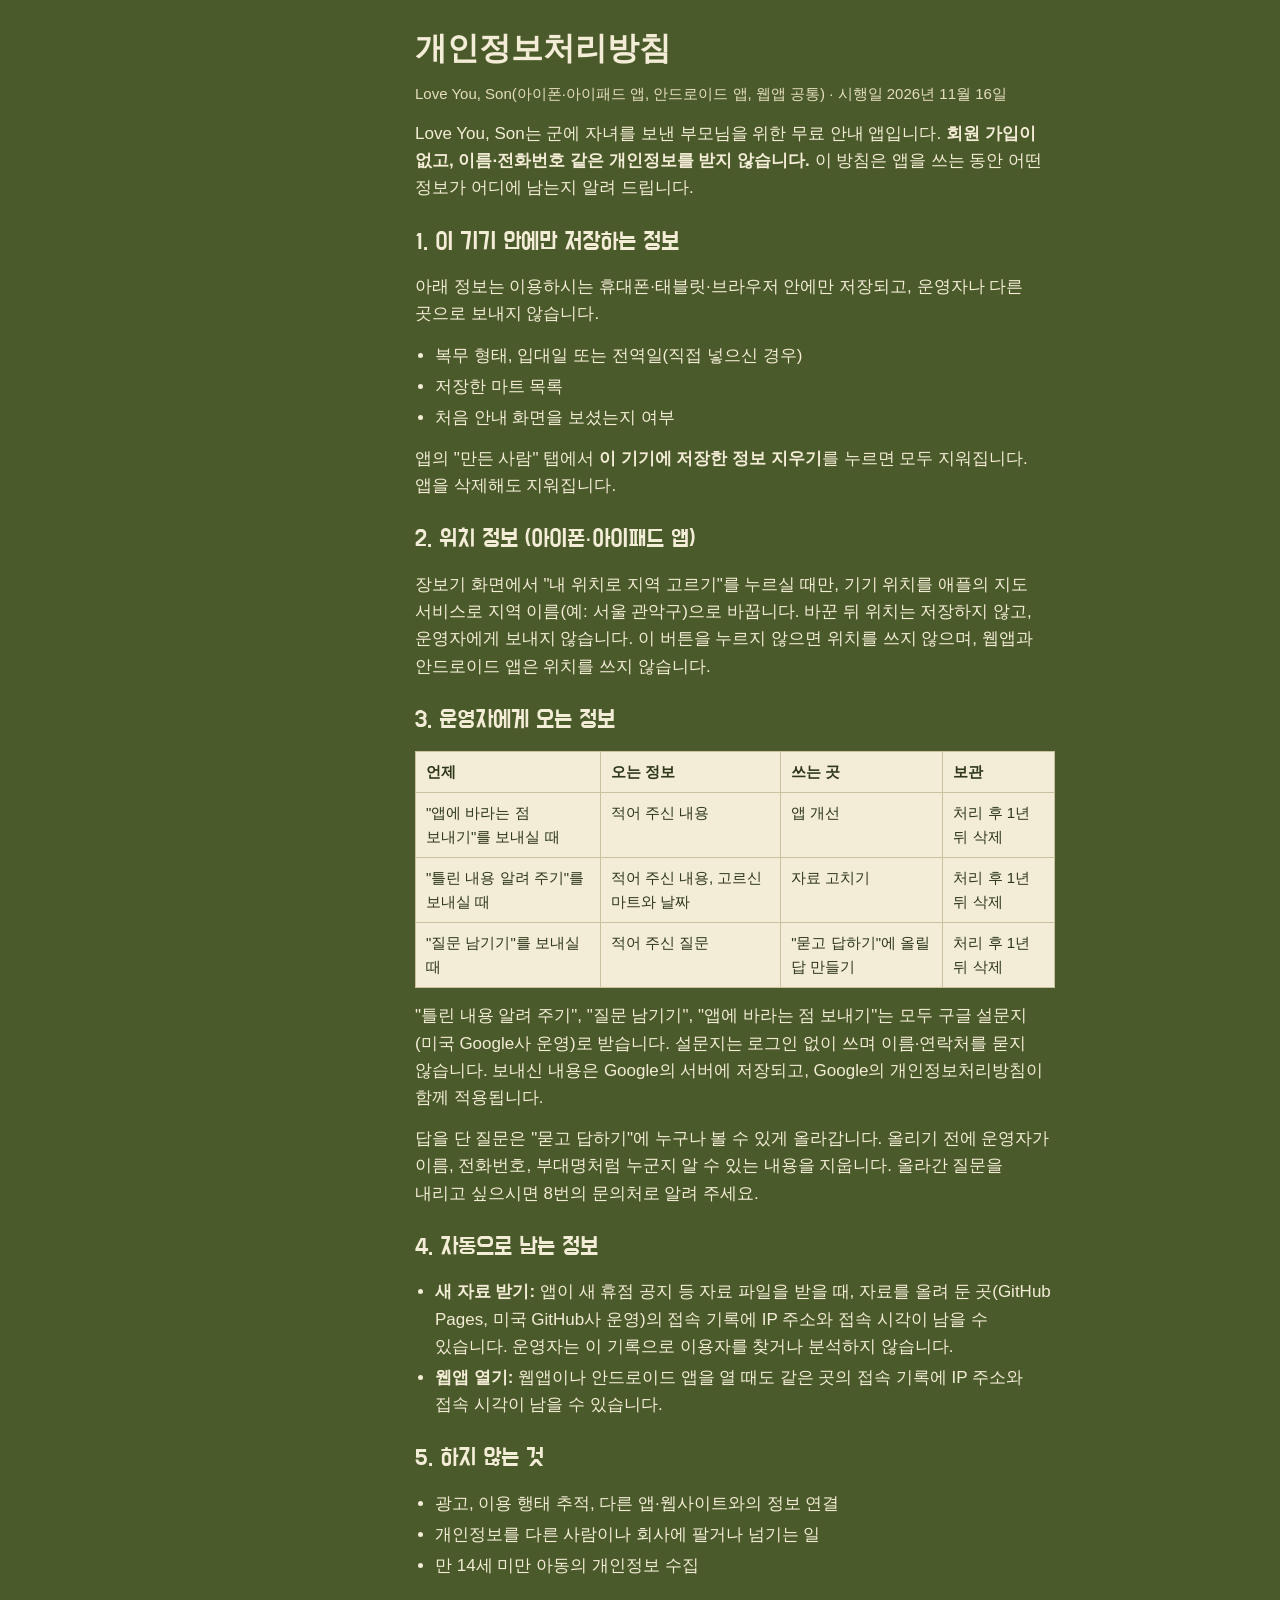
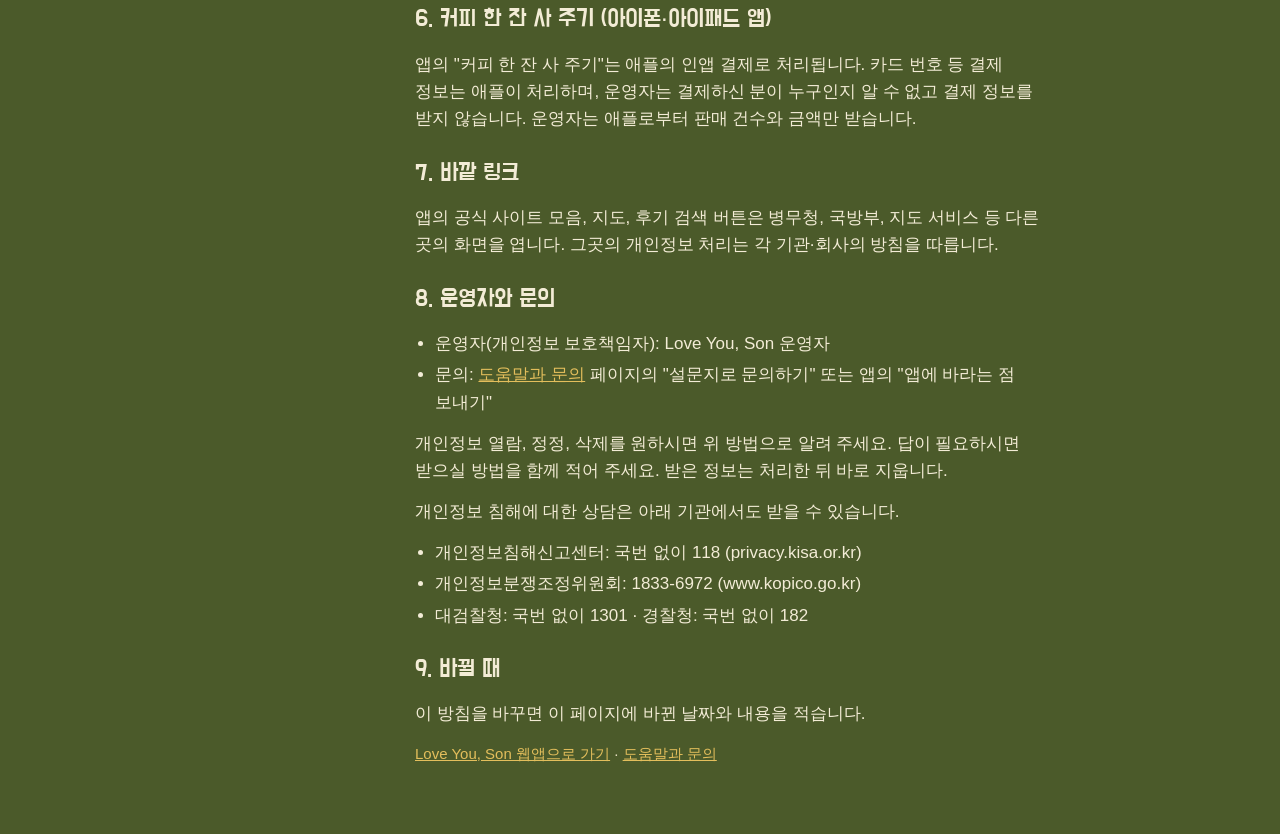
<file: privacy.html>
<!DOCTYPE html>
<html lang="ko">
<head>
<meta charset="utf-8">
<meta name="viewport" content="width=device-width, initial-scale=1">
<title>개인정보처리방침 · Love You, Son</title>
<meta name="theme-color" content="#F1F3EE">
<link rel="icon" href="icons/icon-192.png">
<link rel="stylesheet" href="style.css">
<style>
body { padding-bottom: 40px; }
.doc { max-width: 680px; margin: 0 auto; padding: 28px 20px; display: grid; gap: 14px; }
.doc h2 { font-family: var(--display); font-weight: 400; font-size: 24px; margin-top: 10px; }
.doc ul { margin: 0; padding-left: 20px; display: grid; gap: 4px; }
.doc table { border-collapse: collapse; width: 100%; font-size: 15px; background: var(--ground); }
.doc th, .doc td { border: 1px solid var(--card-line); padding: 8px 10px; text-align: left; vertical-align: top; }
.doc .meta { color: var(--muted); font-size: 15px; }
</style>
<link rel="icon" href="favicon.ico" sizes="32x32">
</head>
<body>
<main class="doc">
<h1>개인정보처리방침</h1>
<p class="meta">Love You, Son(아이폰·아이패드 앱, 안드로이드 앱, 웹앱 공통) · 시행일 2026년 11월 16일</p>

<p>Love You, Son는 군에 자녀를 보낸 부모님을 위한 무료 안내 앱입니다. <b>회원 가입이 없고, 이름·전화번호 같은 개인정보를 받지 않습니다.</b> 이 방침은 앱을 쓰는 동안 어떤 정보가 어디에 남는지 알려 드립니다.</p>

<h2>1. 이 기기 안에만 저장하는 정보</h2>
<p>아래 정보는 이용하시는 휴대폰·태블릿·브라우저 안에만 저장되고, 운영자나 다른 곳으로 보내지 않습니다.</p>
<ul>
<li>복무 형태, 입대일 또는 전역일(직접 넣으신 경우)</li>
<li>저장한 마트 목록</li>
<li>처음 안내 화면을 보셨는지 여부</li>
</ul>
<p>앱의 "만든 사람" 탭에서 <b>이 기기에 저장한 정보 지우기</b>를 누르면 모두 지워집니다. 앱을 삭제해도 지워집니다.</p>

<h2>2. 위치 정보 (아이폰·아이패드 앱)</h2>
<p>장보기 화면에서 "내 위치로 지역 고르기"를 누르실 때만, 기기 위치를 애플의 지도 서비스로 지역 이름(예: 서울 관악구)으로 바꿉니다. 바꾼 뒤 위치는 저장하지 않고, 운영자에게 보내지 않습니다. 이 버튼을 누르지 않으면 위치를 쓰지 않으며, 웹앱과 안드로이드 앱은 위치를 쓰지 않습니다.</p>

<h2>3. 운영자에게 오는 정보</h2>
<table>
<tr><th>언제</th><th>오는 정보</th><th>쓰는 곳</th><th>보관</th></tr>
<tr><td>"앱에 바라는 점 보내기"를 보내실 때</td><td>적어 주신 내용</td><td>앱 개선</td><td>처리 후 1년 뒤 삭제</td></tr>
<tr><td>"틀린 내용 알려 주기"를 보내실 때</td><td>적어 주신 내용, 고르신 마트와 날짜</td><td>자료 고치기</td><td>처리 후 1년 뒤 삭제</td></tr>
<tr><td>"질문 남기기"를 보내실 때</td><td>적어 주신 질문</td><td>"묻고 답하기"에 올릴 답 만들기</td><td>처리 후 1년 뒤 삭제</td></tr>
</table>
<p>"틀린 내용 알려 주기", "질문 남기기", "앱에 바라는 점 보내기"는 모두 구글 설문지(미국 Google사 운영)로 받습니다. 설문지는 로그인 없이 쓰며 이름·연락처를 묻지 않습니다. 보내신 내용은 Google의 서버에 저장되고, Google의 개인정보처리방침이 함께 적용됩니다.</p>
<p>답을 단 질문은 "묻고 답하기"에 누구나 볼 수 있게 올라갑니다. 올리기 전에 운영자가 이름, 전화번호, 부대명처럼 누군지 알 수 있는 내용을 지웁니다. 올라간 질문을 내리고 싶으시면 8번의 문의처로 알려 주세요.</p>


<h2>4. 자동으로 남는 정보</h2>
<ul>
<li><b>새 자료 받기:</b> 앱이 새 휴점 공지 등 자료 파일을 받을 때, 자료를 올려 둔 곳(GitHub Pages, 미국 GitHub사 운영)의 접속 기록에 IP 주소와 접속 시각이 남을 수 있습니다. 운영자는 이 기록으로 이용자를 찾거나 분석하지 않습니다.</li>
<li><b>웹앱 열기:</b> 웹앱이나 안드로이드 앱을 열 때도 같은 곳의 접속 기록에 IP 주소와 접속 시각이 남을 수 있습니다.</li>
</ul>

<h2>5. 하지 않는 것</h2>
<ul>
<li>광고, 이용 행태 추적, 다른 앱·웹사이트와의 정보 연결</li>
<li>개인정보를 다른 사람이나 회사에 팔거나 넘기는 일</li>
<li>만 14세 미만 아동의 개인정보 수집</li>
</ul>

<h2>6. 커피 한 잔 사 주기 (아이폰·아이패드 앱)</h2>
<p>앱의 "커피 한 잔 사 주기"는 애플의 인앱 결제로 처리됩니다. 카드 번호 등 결제 정보는 애플이 처리하며, 운영자는 결제하신 분이 누구인지 알 수 없고 결제 정보를 받지 않습니다. 운영자는 애플로부터 판매 건수와 금액만 받습니다.</p>

<h2>7. 바깥 링크</h2>
<p>앱의 공식 사이트 모음, 지도, 후기 검색 버튼은 병무청, 국방부, 지도 서비스 등 다른 곳의 화면을 엽니다. 그곳의 개인정보 처리는 각 기관·회사의 방침을 따릅니다.</p>

<h2>8. 운영자와 문의</h2>
<ul>
<li>운영자(개인정보 보호책임자): Love You, Son 운영자</li>
<li>문의: <a href="support.html">도움말과 문의</a> 페이지의 "설문지로 문의하기" 또는 앱의 "앱에 바라는 점 보내기"</li>
</ul>
<p>개인정보 열람, 정정, 삭제를 원하시면 위 방법으로 알려 주세요. 답이 필요하시면 받으실 방법을 함께 적어 주세요. 받은 정보는 처리한 뒤 바로 지웁니다.</p>
<p>개인정보 침해에 대한 상담은 아래 기관에서도 받을 수 있습니다.</p>
<ul>
<li>개인정보침해신고센터: 국번 없이 118 (privacy.kisa.or.kr)</li>
<li>개인정보분쟁조정위원회: 1833-6972 (www.kopico.go.kr)</li>
<li>대검찰청: 국번 없이 1301 · 경찰청: 국번 없이 182</li>
</ul>

<h2>9. 바뀔 때</h2>
<p>이 방침을 바꾸면 이 페이지에 바뀐 날짜와 내용을 적습니다.</p>

<p class="meta"><a href="./">Love You, Son 웹앱으로 가기</a> · <a href="support.html">도움말과 문의</a></p>
</main>
</body>
</html>
</file>
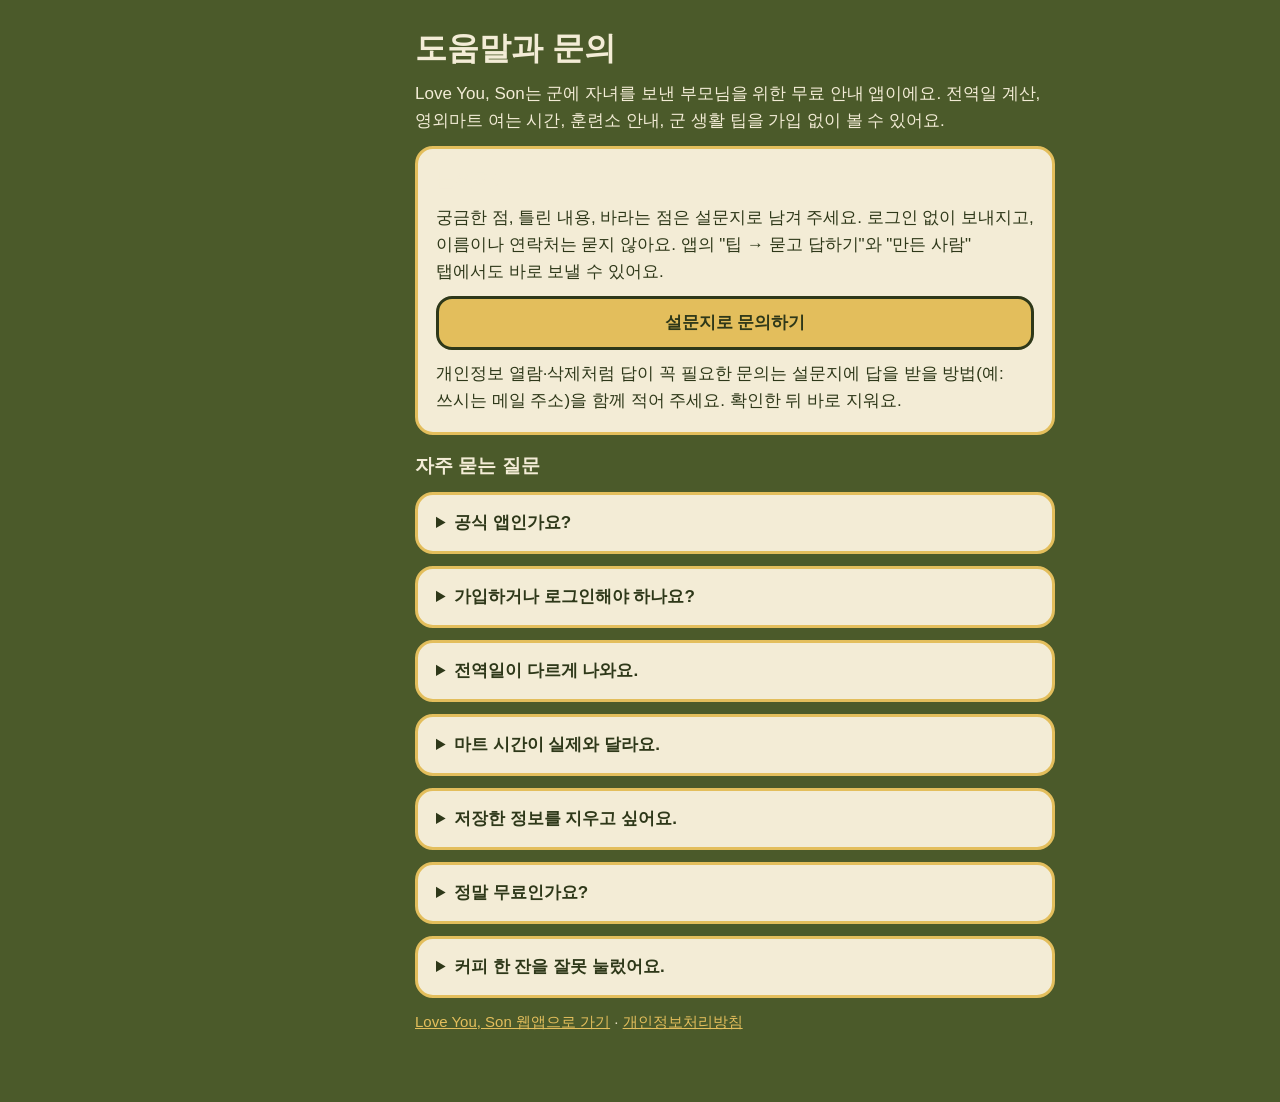
<file: support.html>
<!DOCTYPE html>
<html lang="ko">
<head>
<meta charset="utf-8">
<meta name="viewport" content="width=device-width, initial-scale=1">
<title>도움말과 문의 · Love You, Son</title>
<meta name="theme-color" content="#F1F3EE">
<link rel="icon" href="icons/icon-192.png">
<link rel="stylesheet" href="style.css">
<style>
body { padding-bottom: 40px; }
.doc { max-width: 680px; margin: 0 auto; padding: 28px 20px; display: grid; gap: 12px; }
.doc .meta { color: var(--muted); font-size: 15px; }
</style>
<link rel="icon" href="favicon.ico" sizes="32x32">
</head>
<body>
<main class="doc">
<h1>도움말과 문의</h1>
<p>Love You, Son는 군에 자녀를 보낸 부모님을 위한 무료 안내 앱이에요. 전역일 계산, 영외마트 여는 시간, 훈련소 안내, 군 생활 팁을 가입 없이 볼 수 있어요.</p>

<div class="card"><h2>문의하기</h2>
<p>궁금한 점, 틀린 내용, 바라는 점은 설문지로 남겨 주세요. 로그인 없이 보내지고, 이름이나 연락처는 묻지 않아요. 앱의 "팁 → 묻고 답하기"와 "만든 사람" 탭에서도 바로 보낼 수 있어요.</p>
<a class="btn accent" target="_blank" rel="noopener" href="https://docs.google.com/forms/d/e/1FAIpQLSc6tYNtPUkFzAeZKpKzWIbQOXNo2hFXKLG80fvkj9JiVPCCKQ/viewform">설문지로 문의하기</a>
<p>개인정보 열람·삭제처럼 답이 꼭 필요한 문의는 설문지에 답을 받을 방법(예: 쓰시는 메일 주소)을 함께 적어 주세요. 확인한 뒤 바로 지워요.</p></div>

<h2 class="section">자주 묻는 질문</h2>
<details class="tip"><summary>공식 앱인가요?</summary><p>아니에요. 아들을 군대에 보낸 한 가족이 국군복지단, 병무청, 각 군의 공개 자료를 읽고 정리한 민간 앱이에요. 마트에 가시기 전에는 마트에 전화로 확인하시는 게 가장 정확해요.</p></details>
<details class="tip"><summary>가입하거나 로그인해야 하나요?</summary><p>아니요. 입대일과 저장한 마트는 이 기기에만 저장되고, 어디로도 보내지 않아요.</p></details>
<details class="tip"><summary>전역일이 다르게 나와요.</summary><p>복무 기간은 군마다 다르고, 휴가나 징계 등으로 실제 전역일이 바뀔 수 있어요. 홈 화면의 큰 숫자를 누르면 전역일을 직접 고칠 수 있어요.</p></details>
<details class="tip"><summary>마트 시간이 실제와 달라요.</summary><p>마트는 휴점이나 시간 변경이 잦아요. 앱의 "틀린 내용 알려 주기"나 위 설문지로 알려 주시면 확인해서 고칠게요. 고친 자료는 앱을 다시 받지 않아도 자동으로 들어가요.</p></details>
<details class="tip"><summary>저장한 정보를 지우고 싶어요.</summary><p>"만든 사람" 탭 맨 아래 "이 기기에 저장한 정보 지우기"를 누르세요. 앱을 삭제해도 지워져요.</p></details>
<details class="tip"><summary>정말 무료인가요?</summary><p>네. 광고와 유료 기능이 없어요. 아이폰·아이패드 앱에는 "커피 한 잔 사 주기"가 있지만 마음을 보내는 것일 뿐이고, 보내지 않아도 모든 기능을 그대로 쓰실 수 있어요.</p></details>
<details class="tip"><summary>커피 한 잔을 잘못 눌렀어요.</summary><p>결제는 애플이 처리해요. 환불은 reportaproblem.apple.com에서 애플에 직접 요청하실 수 있어요.</p></details>

<p class="meta"><a href="./">Love You, Son 웹앱으로 가기</a> · <a href="privacy.html">개인정보처리방침</a></p>
</main>
</body>
</html>
</file>
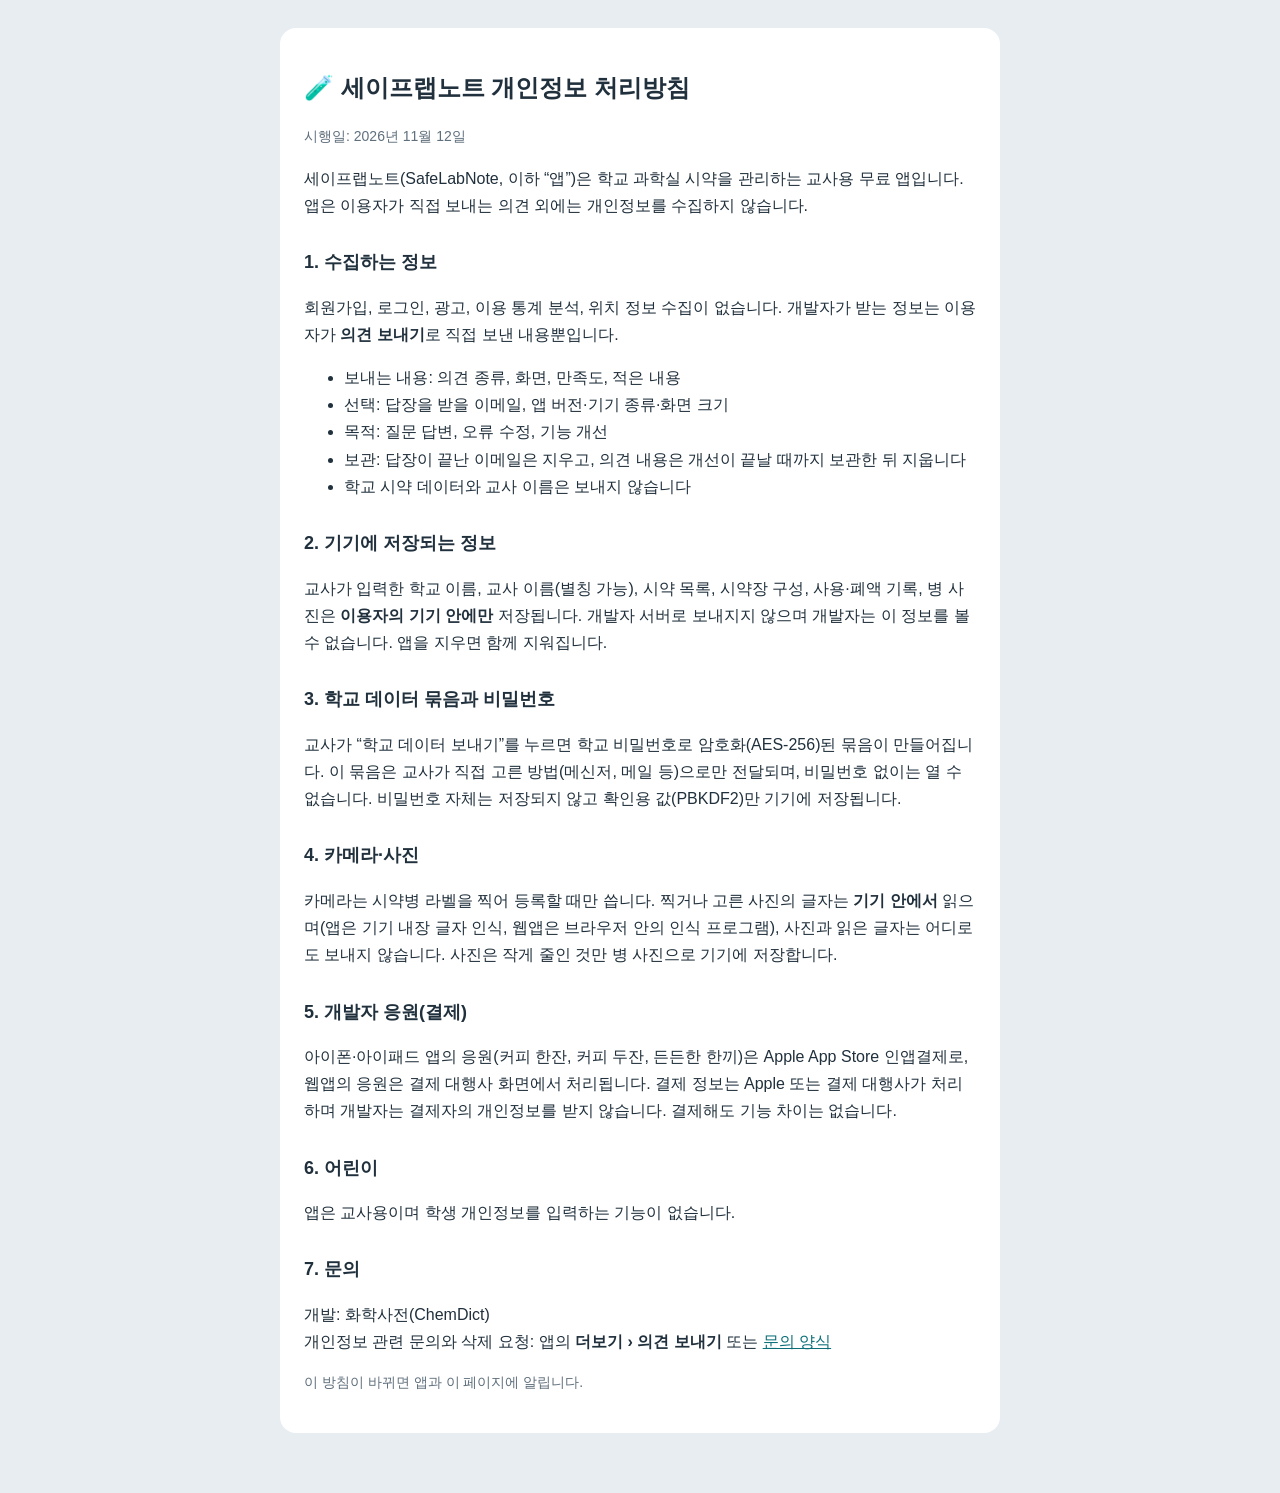
<file: sijakjang/privacy.html>
<!DOCTYPE html><html lang="ko"><head><meta charset="utf-8"><meta name="viewport" content="width=device-width, initial-scale=1"><title>세이프랩노트 개인정보 처리방침</title>
<style>body{font-family:"Gothic A1","Apple SD Gothic Neo","Noto Sans KR",sans-serif;max-width:720px;margin:0 auto;padding:28px 20px 60px;color:#20303c;background:#e8edf1;line-height:1.7}main{background:#fff;border-radius:16px;padding:24px}h1{font-size:24px}h2{font-size:18px;margin-top:28px}a{color:#0b6e78}.muted{color:#5f6f7c;font-size:14px}</style></head><body><main>
<h1>🧪 세이프랩노트 개인정보 처리방침</h1>
<p class="muted">시행일: 2026년 11월 12일</p>
<p>세이프랩노트(SafeLabNote, 이하 “앱”)은 학교 과학실 시약을 관리하는 교사용 무료 앱입니다. 앱은 이용자가 직접 보내는 의견 외에는 개인정보를 수집하지 않습니다.</p>
<h2>1. 수집하는 정보</h2>
<p>회원가입, 로그인, 광고, 이용 통계 분석, 위치 정보 수집이 없습니다. 개발자가 받는 정보는 이용자가 <b>의견 보내기</b>로 직접 보낸 내용뿐입니다.</p><ul><li>보내는 내용: 의견 종류, 화면, 만족도, 적은 내용</li><li>선택: 답장을 받을 이메일, 앱 버전·기기 종류·화면 크기</li><li>목적: 질문 답변, 오류 수정, 기능 개선</li><li>보관: 답장이 끝난 이메일은 지우고, 의견 내용은 개선이 끝날 때까지 보관한 뒤 지웁니다</li><li>학교 시약 데이터와 교사 이름은 보내지 않습니다</li></ul>
<h2>2. 기기에 저장되는 정보</h2>
<p>교사가 입력한 학교 이름, 교사 이름(별칭 가능), 시약 목록, 시약장 구성, 사용·폐액 기록, 병 사진은 <b>이용자의 기기 안에만</b> 저장됩니다. 개발자 서버로 보내지지 않으며 개발자는 이 정보를 볼 수 없습니다. 앱을 지우면 함께 지워집니다.</p>
<h2>3. 학교 데이터 묶음과 비밀번호</h2>
<p>교사가 “학교 데이터 보내기”를 누르면 학교 비밀번호로 암호화(AES-256)된 묶음이 만들어집니다. 이 묶음은 교사가 직접 고른 방법(메신저, 메일 등)으로만 전달되며, 비밀번호 없이는 열 수 없습니다. 비밀번호 자체는 저장되지 않고 확인용 값(PBKDF2)만 기기에 저장됩니다.</p>
<h2>4. 카메라·사진</h2>
<p>카메라는 시약병 라벨을 찍어 등록할 때만 씁니다. 찍거나 고른 사진의 글자는 <b>기기 안에서</b> 읽으며(앱은 기기 내장 글자 인식, 웹앱은 브라우저 안의 인식 프로그램), 사진과 읽은 글자는 어디로도 보내지 않습니다. 사진은 작게 줄인 것만 병 사진으로 기기에 저장합니다.</p>
<h2>5. 개발자 응원(결제)</h2>
<p>아이폰·아이패드 앱의 응원(커피 한잔, 커피 두잔, 든든한 한끼)은 Apple App Store 인앱결제로, 웹앱의 응원은 결제 대행사 화면에서 처리됩니다. 결제 정보는 Apple 또는 결제 대행사가 처리하며 개발자는 결제자의 개인정보를 받지 않습니다. 결제해도 기능 차이는 없습니다.</p>
<h2>6. 어린이</h2>
<p>앱은 교사용이며 학생 개인정보를 입력하는 기능이 없습니다.</p>
<h2>7. 문의</h2>
<p>개발: 화학사전(ChemDict)<br>개인정보 관련 문의와 삭제 요청: 앱의 <b>더보기 › 의견 보내기</b> 또는 <a href="support.html#feedback">문의 양식</a></p>
<p class="muted">이 방침이 바뀌면 앱과 이 페이지에 알립니다.</p>
</main></body></html>
</file>
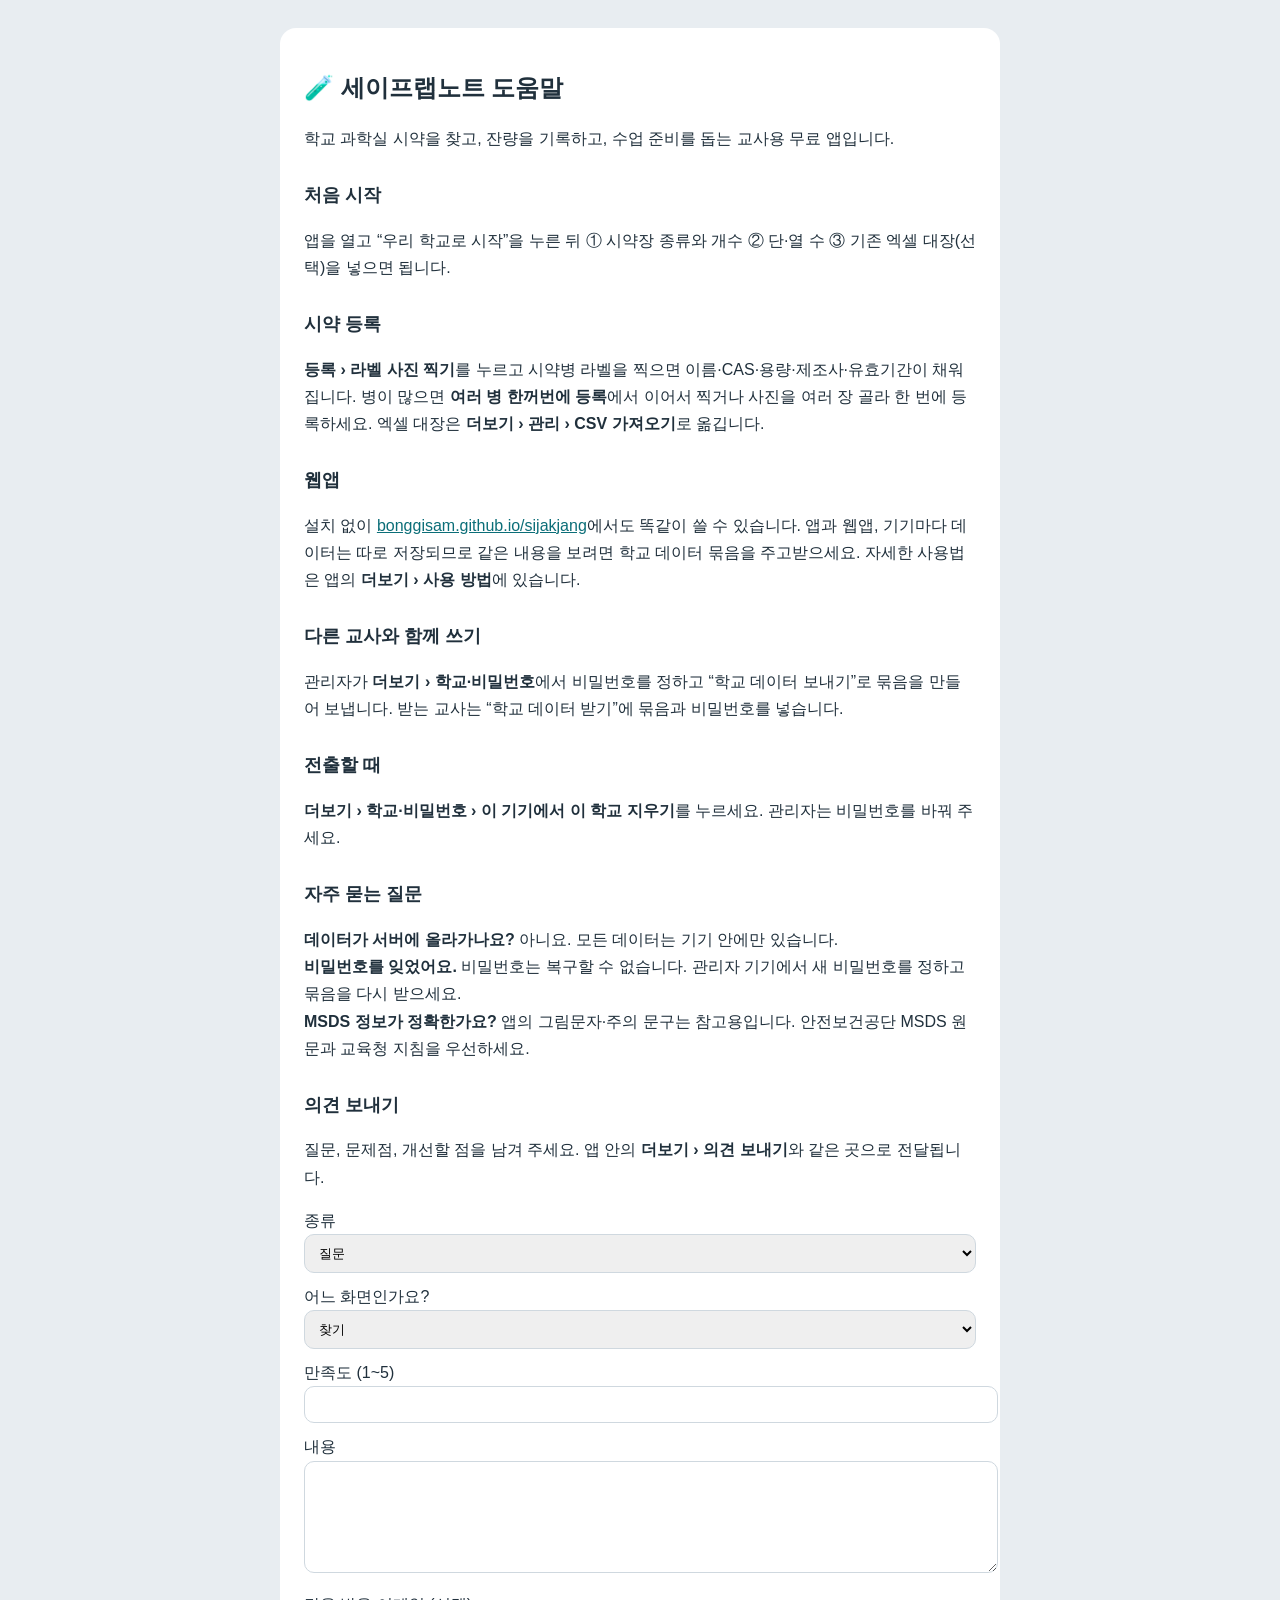
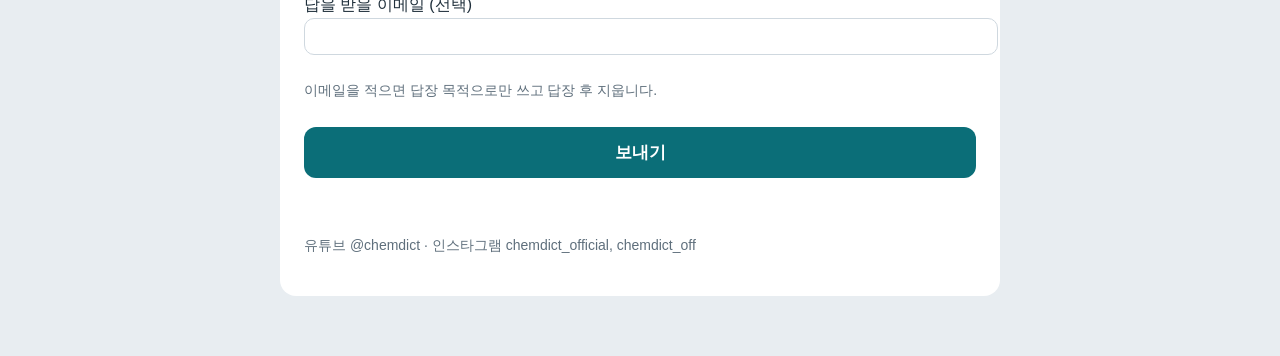
<file: sijakjang/support.html>
<!DOCTYPE html><html lang="ko"><head><meta charset="utf-8"><meta name="viewport" content="width=device-width, initial-scale=1"><title>세이프랩노트 도움말·문의</title>
<style>body{font-family:"Gothic A1","Apple SD Gothic Neo","Noto Sans KR",sans-serif;max-width:720px;margin:0 auto;padding:28px 20px 60px;color:#20303c;background:#e8edf1;line-height:1.7}main{background:#fff;border-radius:16px;padding:24px}h1{font-size:24px}h2{font-size:18px;margin-top:28px}a{color:#0b6e78}.muted{color:#5f6f7c;font-size:14px}</style></head><body><main>
<h1>🧪 세이프랩노트 도움말</h1>
<p>학교 과학실 시약을 찾고, 잔량을 기록하고, 수업 준비를 돕는 교사용 무료 앱입니다.</p>
<h2>처음 시작</h2>
<p>앱을 열고 “우리 학교로 시작”을 누른 뒤 ① 시약장 종류와 개수 ② 단·열 수 ③ 기존 엑셀 대장(선택)을 넣으면 됩니다.</p>
<h2>시약 등록</h2>
<p><b>등록 › 라벨 사진 찍기</b>를 누르고 시약병 라벨을 찍으면 이름·CAS·용량·제조사·유효기간이 채워집니다. 병이 많으면 <b>여러 병 한꺼번에 등록</b>에서 이어서 찍거나 사진을 여러 장 골라 한 번에 등록하세요. 엑셀 대장은 <b>더보기 › 관리 › CSV 가져오기</b>로 옮깁니다.</p>
<h2>웹앱</h2>
<p>설치 없이 <a href="https://bonggisam.github.io/sijakjang/">bonggisam.github.io/sijakjang</a>에서도 똑같이 쓸 수 있습니다. 앱과 웹앱, 기기마다 데이터는 따로 저장되므로 같은 내용을 보려면 학교 데이터 묶음을 주고받으세요. 자세한 사용법은 앱의 <b>더보기 › 사용 방법</b>에 있습니다.</p>
<h2>다른 교사와 함께 쓰기</h2>
<p>관리자가 <b>더보기 › 학교·비밀번호</b>에서 비밀번호를 정하고 “학교 데이터 보내기”로 묶음을 만들어 보냅니다. 받는 교사는 “학교 데이터 받기”에 묶음과 비밀번호를 넣습니다.</p>
<h2>전출할 때</h2>
<p><b>더보기 › 학교·비밀번호 › 이 기기에서 이 학교 지우기</b>를 누르세요. 관리자는 비밀번호를 바꿔 주세요.</p>
<h2>자주 묻는 질문</h2>
<p><b>데이터가 서버에 올라가나요?</b> 아니요. 모든 데이터는 기기 안에만 있습니다.<br>
<b>비밀번호를 잊었어요.</b> 비밀번호는 복구할 수 없습니다. 관리자 기기에서 새 비밀번호를 정하고 묶음을 다시 받으세요.<br>
<b>MSDS 정보가 정확한가요?</b> 앱의 그림문자·주의 문구는 참고용입니다. 안전보건공단 MSDS 원문과 교육청 지침을 우선하세요.</p>
<h2 id="feedback">의견 보내기</h2>
<p>질문, 문제점, 개선할 점을 남겨 주세요. 앱 안의 <b>더보기 › 의견 보내기</b>와 같은 곳으로 전달됩니다.</p>
<form id="fb" style="display:grid;gap:10px">
<label>종류<br><select name="type" style="width:100%;padding:10px;border-radius:10px;border:1px solid #cfd8df"><option>질문</option><option>문제점·오류</option><option>개선 제안</option><option>좋았던 점</option></select></label>
<label>어느 화면인가요?<br><select name="screen" style="width:100%;padding:10px;border-radius:10px;border:1px solid #cfd8df"><option>찾기</option><option>시약장</option><option>등록</option><option>썼어요·잔량</option><option>수업 준비</option><option>실험별 시약</option><option>구매·폐액·실사</option><option>학교·비밀번호·데이터 받기</option><option>디자인</option><option>커피 한잔</option><option>처음 설정</option><option>기타</option></select></label>
<label>만족도 (1~5)<br><input name="rating" type="number" min="1" max="5" style="width:100%;padding:10px;border-radius:10px;border:1px solid #cfd8df"></label>
<label>내용<br><textarea name="text" required minlength="5" maxlength="2000" rows="6" style="width:100%;padding:10px;border-radius:10px;border:1px solid #cfd8df"></textarea></label>
<label>답을 받을 이메일 (선택)<br><input name="email" type="email" style="width:100%;padding:10px;border-radius:10px;border:1px solid #cfd8df"></label>
<input name="hp" tabindex="-1" autocomplete="off" style="position:absolute;left:-9999px" aria-hidden="true">
<p class="muted">이메일을 적으면 답장 목적으로만 쓰고 답장 후 지웁니다.</p>
<button style="padding:14px;border:0;border-radius:12px;background:#0b6e78;color:#fff;font-size:17px;font-weight:700;cursor:pointer">보내기</button>
<p id="fbMsg" role="status"></p>
</form>
<script>
/* 앱의 FEEDBACK.endpoint 와 같은 Apps Script 웹 앱 주소를 넣으세요 */
const ENDPOINT='https://script.google.com/macros/s/AKfycbxEvRaPYg9jmCcsZRK5Cwh4nUOJZvOnql4U75IQ46tZnSstmvlWoT3S02mjhyHxT-2q/exec';
document.getElementById('fb').onsubmit=async e=>{e.preventDefault();const f=e.target,m=document.getElementById('fbMsg');if(f.hp.value)return;
  if(!ENDPOINT){m.textContent='지금은 의견 받기를 준비하고 있습니다. 앱의 의견 보내기를 이용해 주세요.';return}
  const p={type:f.type.value,screen:f.screen.value,rating:f.rating.value,text:f.text.value.trim(),email:f.email.value.trim(),version:'web-support',platform:'web',device:'',design:'',role:''};
  try{await fetch(ENDPOINT,{method:'POST',mode:'no-cors',headers:{'Content-Type':'text/plain;charset=utf-8'},body:JSON.stringify(p)});f.reset();m.textContent='보냈습니다. 고맙습니다!'}catch(err){m.textContent='보내지 못했습니다. 인터넷 연결을 확인하고 다시 눌러 주세요.'}};
</script>
<p class="muted">유튜브 @chemdict · 인스타그램 chemdict_official, chemdict_off</p>
</main></body></html>
</file>
<file: style.css>
/* 초안 3 "전역 달력": 흰 바탕, 먹색 글씨, 달력 빨강 하나. 제목과 큰 숫자는 Do Hyeon(OFL, fonts/OFL.txt). */
@font-face { font-family: "Do Hyeon"; src: url("fonts/DoHyeon-Regular.ttf") format("truetype"); font-display: swap; }
:root {
  color-scheme: light;
  --ground: #FFFFFF;
  --surface: #F4F4F5;
  --ink: #18181B;
  --graphite: #18181B;
  --muted: #52525B;
  --accent: #D93036;
  --track: #E4E4E7;
  --closed: #A5321F;
  --sans: "Apple SD Gothic Neo", "Malgun Gothic", "Noto Sans KR", sans-serif;
  --display: "Do Hyeon", var(--sans);
}
* { box-sizing: border-box; }
html { -webkit-text-size-adjust: 100%; }
body { margin: 0; background: var(--ground); color: var(--ink); font: 400 17px/1.6 var(--sans); word-break: keep-all; overflow-wrap: anywhere; padding-bottom: calc(68px + env(safe-area-inset-bottom)); }
h1, h2, h3, p, dl, dd { margin: 0; }
a { color: inherit; }
button, input, select, textarea { font: inherit; color: inherit; }
:focus-visible { outline: 3px solid var(--graphite); outline-offset: 2px; }
h1:focus { outline: none; }
#view { max-width: 640px; margin: 0 auto; padding: 16px 18px; display: grid; gap: 12px; }
#view:focus { outline: none; }
#view > * { min-width: 0; }
h1 { font-family: var(--display); font-weight: 400; font-size: 32px; line-height: 1.25; }
h2 { font-weight: 700; font-size: 19px; line-height: 1.4; }
h3 { font-weight: 700; font-size: 17px; line-height: 1.45; }
.section { margin-top: 6px; }
small { display: block; font-size: 13.5px; line-height: 1.5; color: var(--muted); }
.sr { position: absolute; width: 1px; height: 1px; overflow: hidden; clip-path: inset(50%); }
.skip { position: absolute; left: -999px; background: #fff; padding: 8px 12px; z-index: 10; }
.skip:focus { left: 8px; top: 8px; }
#tabs { position: fixed; left: 0; right: 0; bottom: 0; z-index: 5; display: flex; background: var(--ground); border-top: 1px solid var(--track); padding-bottom: env(safe-area-inset-bottom); }
#tabs a { flex: 1; display: flex; align-items: center; justify-content: center; min-height: 58px; font-size: 15px; text-decoration: none; color: var(--muted); }
#tabs a[aria-current=page] { color: var(--ink); font-weight: 700; box-shadow: inset 0 3px 0 var(--accent); }
.card { background: var(--surface); padding: 18px; border-radius: 24px; display: grid; gap: 10px; }
.card > * { min-width: 0; }
.card.hero { border-radius: 28px; padding: 22px 20px; gap: 12px; text-decoration: none; }
.card.hero h1, .card.hero h2 { font-family: var(--display); font-weight: 400; font-size: 30px; }
.top { display: flex; justify-content: space-between; align-items: center; gap: 10px; }
.top p { font-weight: 500; }
.badge { display: inline-flex; align-items: center; min-height: 44px; padding: 0 16px; border-radius: 22px; background: var(--graphite); color: #fff; text-decoration: none; font-size: 15px; font-weight: 700; font-variant-numeric: tabular-nums; white-space: nowrap; }
.big { font-weight: 700; font-size: 38px; line-height: 1.2; font-variant-numeric: tabular-nums; }
.big.long { font-size: 22px; }
.back { display: inline-flex; align-items: center; min-height: 44px; font-weight: 700; font-size: 15px; text-decoration: none; justify-self: start; }
.row { background: var(--surface); border-radius: 20px; padding: 14px 18px; display: grid; gap: 6px; text-decoration: none; }
.row-head { display: flex; justify-content: space-between; gap: 8px; align-items: baseline; }
.row-head b { font-size: 17px; }
.row-head span span { font-size: 13px; color: var(--muted); margin-left: 8px; font-weight: 400; }
.time { font-size: 15px; font-variant-numeric: tabular-nums; white-space: nowrap; }
.status { display: block; font-size: 15px; }
.status.closed, .headline.closed { color: var(--closed); font-weight: 700; }
.status.check { font-weight: 700; }
.headline { font-weight: 500; }
.bar { position: relative; display: block; height: 18px; border-radius: 6px; overflow: hidden; background: var(--track); }
.bar.thin { height: 8px; border-radius: 4px; }
.bar.mid { height: 10px; border-radius: 4px; }
.bar i { position: absolute; top: 0; bottom: 0; background: var(--accent); }
.bar i.active { background: var(--graphite); }
.entry { display: grid; gap: 4px; font-size: 15px; }
.entry div { display: flex; justify-content: space-between; gap: 8px; font-variant-numeric: tabular-nums; }
.entry b { font-weight: 700; }
.axis { display: flex; justify-content: space-between; font-size: 13px; color: var(--muted); }
.btn { display: flex; align-items: center; justify-content: center; width: 100%; min-height: 54px; padding: 10px 12px; border: 0; border-radius: 18px; background: var(--graphite); color: #fff; font-weight: 700; text-align: center; text-decoration: none; cursor: pointer; }
.btn.accent { background: var(--accent); color: #fff; }
.btn.outline { background: var(--surface); color: var(--ink); min-height: 50px; font-size: 15px; }
.btn[disabled] { opacity: .6; cursor: default; }
.pair { display: grid; grid-template-columns: repeat(2, minmax(0, 1fr)); gap: 10px; }
.opt { display: block; width: 100%; min-height: 54px; padding: 12px 16px; border: 0; border-radius: 18px; background: var(--surface); font-weight: 700; text-align: left; cursor: pointer; }
.opt[aria-pressed=true] { background: var(--graphite); color: #fff; }
.field, .form label { display: block; font-weight: 700; font-size: 15px; }
#view > input[type=search], .form input, .form select, .form textarea { display: block; width: 100%; min-height: 48px; padding: 8px 12px; border: 0; border-radius: 14px; background: var(--surface); font-size: 16px; }
.form input, .form select, .form textarea { background: var(--ground); }
[aria-invalid=true] { outline: 2px solid var(--closed); }
.chips { display: flex; flex-wrap: wrap; gap: 8px; }
.chips button { min-height: 44px; padding: 4px 14px; border: 0; border-radius: 14px; background: var(--surface); font-weight: 500; font-size: 15px; cursor: pointer; }
.form .chips button { background: var(--ground); }
.chips button[aria-pressed=true], .form .chips button[aria-pressed=true] { background: var(--accent); color: #fff; font-weight: 700; }
.notice { padding: 11px 12px; border-radius: 14px; background: #FDE9E4; color: var(--closed); font-weight: 500; font-size: 15px; }
.notice.caution { background: #FFF0E2; color: #5A2E0A; }
dd { white-space: pre-line; font-size: 15px; }
dt { font-size: 13.5px; font-weight: 700; margin-top: 10px; color: var(--muted); }
dt:first-child { margin-top: 0; }
.town { border-top: 1px solid var(--track); padding: 8px 0 0; font-weight: 700; }
@media (min-width: 860px) {
  body { padding: 0 0 0 190px; }
  #tabs { top: 0; right: auto; bottom: auto; height: 100vh; width: 190px; flex-direction: column; border-top: 0; border-right: 1px solid var(--track); padding: 16px 0; }
  #tabs a { flex: none; justify-content: flex-start; padding: 0 20px; min-height: 50px; }
  #tabs a[aria-current=page] { box-shadow: inset 4px 0 0 var(--accent); }
  #view { padding: 24px; }
}
.tip { background: var(--surface); border-radius: 20px; padding: 14px 18px; }
.tip summary { font-weight: 700; cursor: pointer; min-height: 28px; }
.tip[open] summary { margin-bottom: 8px; }
.tip small { margin-top: 8px; }
.text-link { display: inline-flex; align-items: center; min-height: 40px; font-weight: 700; font-size: 15px; }
.on-dark { color: #fff; font-weight: 500; }

/* 홈 위쪽 전역 숫자 */
.dday { display: grid; gap: 2px; padding: 6px 2px; text-decoration: none; }
.dday .lead, .dday .tail { font-size: 15px; color: var(--muted); }
.dday .num { font-family: var(--display); font-size: 88px; line-height: 1; color: var(--accent); font-variant-numeric: tabular-nums; }
.dday .num em { font-style: normal; font-size: 36px; color: var(--ink); }
.dday .word { font-family: var(--display); font-size: 32px; line-height: 1.2; }
.big { font-family: var(--display); font-weight: 400; color: var(--accent); }
.big.long { color: var(--ink); }
/* 처음 열 때 */
.welcome h1 { font-size: 36px; margin-top: 12px; }
.welcome .lede { color: var(--muted); }
.welcome .result { display: grid; gap: 2px; }
.welcome .result .num { font-family: var(--display); font-size: 56px; line-height: 1.05; color: var(--accent); font-variant-numeric: tabular-nums; }
.welcome .result .num em { font-style: normal; font-size: 26px; color: var(--ink); }
#tabs a { flex-direction: column; gap: 2px; }
#tabs svg { width: 22px; height: 22px; }
.card.link h2 { font-size: 17px; }
.card.link .btn.open { background: var(--ground); border: 1.5px solid var(--track); min-height: 44px; }
.card.camp { text-decoration: none; }
.card.camp h2 small { display: inline; margin-left: 6px; }
.card h2.hi { color: var(--accent); }
.unit summary small { display: inline; margin-left: 6px; }
.unit .btn.open { background: var(--ground); border: 1.5px solid var(--track); min-height: 44px; }
.em { margin-right: 6px; }
.big-emoji { font-size: 56px; line-height: 1; margin: 12px 0 0; }

/* 앱 소개 탭 */
.story { display: grid; gap: 10px; margin-bottom: 8px; }
.story .display { font-family: var(--display); font-weight: 400; font-size: 32px; line-height: 1.2; margin: 0; }
.story p { margin: 0; line-height: 1.65; }
.card .question { color: var(--accent); font-weight: 600; margin: 0; }
.card textarea { display: block; width: 100%; min-height: 110px; padding: 10px 12px; border: 0; border-radius: 12px; background: var(--ground); font-size: 16px; resize: vertical; }
#tabs a { font-size: 14px; }
.visits { margin: 6px 0 0; padding: 10px 14px; border-radius: 14px; background: var(--surface); font-size: 15px; }
.visits b { color: var(--accent); font-variant-numeric: tabular-nums; }

/* ── 시안 3 "찢는 달력" (2026-11-08 선택). 위의 기본값을 덮어쓴다. 앱의 Theme과 같은 색. ── */
:root { --paper: #F1F3EE; --card-line: #E2E5DD; --accent-deep: #A5232A; --sticker: #FFE45C; --surface: #F1F3EE; }
body { background: var(--paper); }
.card, .row, .tip { position: relative; background: var(--ground); border-radius: 16px; border-left: 6px solid var(--ink); box-shadow: 0 2px 0 var(--card-line); }
.card.hero { border-radius: 16px; }
.card.saved { margin-top: 8px; }
.sticker { position: absolute; right: -4px; top: -12px; transform: rotate(8deg); background: var(--sticker); color: var(--ink); padding: 3px 10px; border-radius: 6px; font-size: 12px; font-weight: 700; box-shadow: 0 2px 4px rgba(0,0,0,.12); }
.btn { border-radius: 16px; box-shadow: 0 3px 0 #000; margin-bottom: 3px; transition: transform .05s, box-shadow .05s; }
.btn.accent { box-shadow: 0 3px 0 var(--accent-deep); }
.btn.outline { background: var(--ground); border: 2px solid var(--ink); box-shadow: 0 3px 0 var(--ink); }
.btn:active { transform: translateY(3px); box-shadow: 0 0 0 transparent; }
.card .btn.open, .card.link .btn.open, .unit .btn.open { background: var(--paper); border: 1.5px solid var(--card-line); box-shadow: none; margin-bottom: 0; }
.chips button { background: var(--ground); border: 1.5px solid var(--card-line); }
.chips button[aria-pressed=true] { border-color: transparent; }
.card textarea { background: var(--paper); }
#view > input[type=search] { background: var(--ground); box-shadow: inset 0 0 0 1.5px var(--card-line); }
#tabs { border-top: 2px solid var(--ink); }
#tabs a[aria-current=page] svg { color: var(--accent); }

/* 홈 위쪽 달력 한 장 */
.dday { position: relative; display: block; margin: 14px 0 12px; padding: 0; color: var(--ink); text-decoration: none; }
.dday .page, .dday .head { position: relative; z-index: 1; }
.dday .head { display: flex; justify-content: space-between; gap: 8px; padding: 20px 16px 9px; background: var(--accent); color: #fff; font-weight: 700; font-size: 15px; border-radius: 8px 8px 0 0; }
.dday .page { display: grid; justify-items: center; gap: 6px; padding: 12px 16px 20px; background: var(--ground); border-radius: 0 0 16px 16px; text-align: center; background-image: linear-gradient(90deg, var(--track) 50%, transparent 0); background-size: 11px 2px; background-repeat: repeat-x; background-position: 0 calc(100% - 6px); }
.dday::before, .dday::after { content: ""; position: absolute; left: 6px; right: 6px; bottom: -5px; height: 40px; background: var(--ground); border: 1.5px solid var(--card-line); border-radius: 0 0 16px 16px; }
.dday::after { left: 12px; right: 12px; bottom: -10px; z-index: -1; }
.dday::before { z-index: 0; }
.dday .rings { position: absolute; z-index: 2; top: -10px; left: 30px; right: 30px; display: flex; justify-content: space-around; }
.dday .rings i { width: 10px; height: 24px; border-radius: 6px; background: linear-gradient(90deg, #8C8C92, #E4E4E7, #8C8C92); }
.dday .num { font-size: 104px; color: var(--ink); }
.dday .num em { font-size: 38px; color: var(--accent); }
.dday .tail { font-size: 15px; color: var(--muted); }


/* ── 2판 5번 "계급장 오르기" (2026-11-11 선택). 위의 기본값을 덮어쓴다. 앱의 Theme과 같은 색.
   2026-11-17부터 화면 디자인 12가지를 고를 수 있어 색을 --t-* 칸으로 나눴다. 기본값은 1번 국방(바로 아래 :root).
   다른 디자인을 고르면 themes.js의 applyTheme가 --t-* 값을 바꾼다. 칸 이름은 themes.js 맨 위에 적어 두었다.
   큰 숫자는 가석체(OFL, fonts/OFL-GasoekOne.txt). ── */
@font-face { font-family: "Gasoek One"; src: url("fonts/GasoekOne-Regular.ttf") format("truetype"); font-display: swap; }
:root {
  --t-page: #4B5A2A; --t-bg: #4B5A2A; --t-bar: #2E3819; --t-bar-ink: #F3ECD6; --t-card: #F3ECD6; --t-edge: #E3BE5C; --t-edge-w: 3px;
  --t-ink: #2E3819; --t-muted: #5C6340; --t-on-bg: #F3ECD6; --t-on-bg-muted: #E4DDBF;
  --t-hero: #2E3819; --t-hero-ink: #F3ECD6; --t-hero-sub: #E4DDBF; --t-hero-edge: #E3BE5C; --t-hero-track: #7A8752; --t-hero-track2: #55633A; --t-big: #E3BE5C;
  --t-accent: #4B5A2A; --t-accent-ink: #4B5A2A; --t-track: #E0D8BC; --t-tile1: #E3BE5C; --t-tile1-ink: #2E3819;
  --t-btn: #2E3819; --t-btn-ink: #F3ECD6; --t-btn-on: #E3BE5C; --t-tab: #2E3819; --t-tab-ink: #C9C9A9; --t-tab-on: #E3BE5C; --t-ring: #E3BE5C;
  --t-tag: #F6E3A6; --t-closed: #A5321F; --t-surface: #E9E2C8; --t-card-line: #C9C1A0; --t-num-w: 400;
  --ground: var(--t-card); --paper: var(--t-bg); --surface: var(--t-card); --ink: var(--t-ink); --graphite: var(--t-btn); --muted: var(--t-muted);
  --accent: var(--t-accent); --accent-deep: var(--t-btn); --track: var(--t-track); --card-line: var(--t-card-line); --sticker: var(--t-tile1); --closed: var(--t-closed);
  --number: "Gasoek One", var(--display); }
body { background: var(--t-page); }
#view { color: var(--t-on-bg); --muted: var(--t-on-bg-muted); }
#view h1, #view > h2, .on-olive { color: var(--t-on-bg); font-family: var(--sans); font-weight: 900; letter-spacing: -0.5px; }
#view > h2.on-olive { font-size: 18px; margin-top: 4px; }
.back { color: var(--t-on-bg-muted); }
.card, .row, .tip, details.unit, .visits { color: var(--t-ink); --muted: var(--t-muted); background: var(--t-card); border: var(--t-edge-w) solid var(--t-edge); border-radius: 18px; box-shadow: none; }
.card h2, .card h3, .row-head b { font-weight: 900; }
.card.hero h2 { font-family: var(--sans); font-weight: 900; font-size: 26px; }
.bar i { background: var(--t-accent); }
.bar i.active { background: #B8862B; }
.btn { background: var(--t-btn); color: var(--t-btn-ink); border: var(--t-edge-w) solid var(--t-edge); box-shadow: none; margin-bottom: 0; }
.btn.accent { background: var(--t-tile1); color: var(--t-tile1-ink); border-color: var(--t-tile1); box-shadow: none; font-weight: 900; }
.btn.outline { background: var(--t-card); color: var(--t-ink); border: var(--t-edge-w) solid var(--t-edge); box-shadow: none; }
.btn:active { transform: translateY(2px); }
.card .btn { border-color: var(--t-btn); }
.card .btn.accent { border-color: var(--t-btn); }
.on-dark { color: var(--t-btn-ink); }
.chips button { background: var(--t-card); color: var(--t-ink); border: 2px solid var(--t-edge); }
.chips button[aria-pressed=true], .form .chips button[aria-pressed=true] { background: var(--t-btn); color: var(--t-btn-on); border-color: var(--t-edge); }
#view > input[type=search], .opt { background: var(--t-card); color: var(--t-ink); box-shadow: inset 0 0 0 3px var(--t-edge); }
.opt[aria-pressed=true] { background: var(--t-btn); color: var(--t-btn-on); }
.card textarea { background: var(--t-surface); color: var(--t-ink); }
/* 알림 칸은 어느 디자인에서도 옅은 분홍 바탕에 짙은 빨강 글씨(달밤의 밝은 휴점 빨강을 쓰지 않는다). */
.notice { border: 2px solid currentColor; color: #A5321F; }
#tabs { background: var(--t-tab); border-top: 3px solid var(--t-edge); }
#tabs a { color: var(--t-tab-ink); }
#tabs a[aria-current=page] { color: var(--t-tab-on); font-weight: 800; box-shadow: inset 0 4px 0 var(--t-tab-on); }
#tabs a[aria-current=page] svg { color: var(--t-tab-on); }
@media (min-width: 860px) { #tabs { border-top: 0; border-right: 3px solid var(--t-edge); } #tabs a[aria-current=page] { box-shadow: inset 4px 0 0 var(--t-tab-on); } }
.sticker { background: var(--t-tile1); color: var(--t-tile1-ink); }
.big { font-family: var(--number); font-weight: var(--t-num-w); color: var(--t-accent-ink); }

/* 홈 위쪽: 남은 날과 계급장 */
.dday { display: grid; gap: 10px; margin: 4px 0 2px; padding: 16px; background: var(--t-hero); color: var(--t-hero-ink); border: var(--t-edge-w) solid var(--t-hero-edge); border-radius: 20px; text-decoration: none; }
.dday::before, .dday::after { content: none; }
.dday .top { display: flex; justify-content: space-between; align-items: flex-end; gap: 10px; }
.dday .lead { display: grid; gap: 2px; font-size: 14px; color: var(--t-hero-sub); }
.dday .lead b { font-size: 16px; color: var(--t-hero-ink); }
.dday .num { font-family: var(--number); font-weight: var(--t-num-w); font-size: 84px; line-height: .85; color: var(--t-big); }
.dday .word { font-family: var(--sans); font-weight: 900; font-size: 24px; color: var(--t-big); text-align: right; }
.dday .tail { font-size: 14px; color: var(--t-hero-sub); text-align: left; }
.dday .ranks { display: grid; grid-template-columns: repeat(4, minmax(0, 1fr)); text-align: center; }
.dday .ranks > span { display: grid; justify-items: center; gap: 3px; }
.dday .ranks b { font-size: 14px; color: var(--t-hero-ink); }
.dday .ranks small { font-size: 11.5px; color: var(--t-hero-sub); }
.dday .chev { display: flex; flex-direction: column; justify-content: flex-end; gap: 3px; height: 34px; }
.dday .chev i { display: block; width: 30px; height: 5px; border-radius: 2px; background: var(--t-hero-track); }
.dday .chev.on i { background: var(--t-big); }
.dday .progress { display: block; height: 8px; border-radius: 4px; background: var(--t-hero-track2); overflow: hidden; }
.dday .progress i { display: block; height: 100%; background: var(--t-big); }

/* 홈 바로가기 세 칸 */
.tiles { display: grid; grid-template-columns: repeat(3, minmax(0, 1fr)); gap: 10px; }
.tile { display: flex; flex-direction: column; justify-content: space-between; gap: 8px; min-height: 92px; padding: 12px; border: var(--t-edge-w) solid var(--t-edge); border-radius: 18px; text-decoration: none; font-weight: 900; font-size: 15px; }
.tile span { font-size: 30px; line-height: 1; }
.tile.brass { background: var(--t-tile1); color: var(--t-tile1-ink); }
.tile.cream { background: var(--t-card); color: var(--t-ink); }

/* 만든 사람 탭 */
.maker { display: flex; align-items: center; gap: 14px; margin-top: 6px; }
.maker .avatar { display: flex; align-items: center; justify-content: center; flex: none; width: 68px; height: 68px; border-radius: 50%; background: var(--t-card); border: 3px solid var(--t-edge); font-size: 36px; }
.maker h1 { font-size: 24px; line-height: 1.2; }
.maker p { color: var(--t-on-bg-muted); font-size: 15px; }
.card.coffee { background: var(--t-hero); color: var(--t-hero-ink); --muted: var(--t-hero-sub); border-color: var(--t-hero-edge); }
.card.coffee h2 { color: var(--t-hero-ink); font-size: 22px; }
.coffee-head { display: flex; align-items: center; gap: 12px; }
.coffee-head > span:first-child { font-size: 46px; line-height: 1; }
.card.coffee .btn.accent { border-color: var(--t-hero-edge); }
.btn.tip { justify-content: flex-start; gap: 10px; }
.btn.tip b { margin-left: auto; font-variant-numeric: tabular-nums; }
.card.story h2 { font-size: 20px; }
.card .question { color: var(--t-accent-ink); }
.visits b { color: var(--t-accent-ink); }
/* 처음 화면: 화면 바탕 위 결과 숫자 */
.welcome .result .num { font-family: var(--number); font-weight: var(--t-num-w); color: var(--t-ring); }
.welcome .result .num em { color: var(--t-on-bg); font-family: var(--sans); font-weight: 900; }

/* 개인정보처리방침·도움말 페이지(main.doc): 화면 바탕 위라 글씨를 바탕 위 글씨색으로. 표와 칸 안은 칸 글씨색. */
.doc { color: var(--t-on-bg); --muted: var(--t-on-bg-muted); }
.doc h1, .doc h2 { color: var(--t-on-bg); font-family: var(--sans); font-weight: 900; }
.doc a { color: var(--t-ring); }
.doc table, .doc .card, .doc details { color: var(--t-ink); --muted: var(--t-muted); }
.doc table a, .doc .card a:not(.btn) { color: var(--t-accent-ink); }

/* 홈 맨 위 그림(수묵화·수채화 12장 중 고른 것). 누르면 그림 고르기로 간다. 앱의 HomeArtBanner와 같다. */
.art { display: block; border-radius: 24px; overflow: hidden; background: var(--t-card); color: var(--t-ink); text-decoration: none; }
.art img { display: block; width: 100%; height: auto; aspect-ratio: 1080 / 450; }
.on-olive-text { color: var(--t-on-bg-muted); }
.art-grid { display: grid; grid-template-columns: repeat(2, minmax(0, 1fr)); gap: 10px; }
.art-pick { display: grid; padding: 0; border: 0; border-radius: 16px; overflow: hidden; background: var(--t-card); color: var(--t-ink); text-align: left; cursor: pointer; }
.art-pick img { display: block; width: 100%; height: auto; aspect-ratio: 1080 / 450; }
.art-pick span { padding: 7px 10px 9px; font-size: 14px; font-weight: 600; }
.art-pick[aria-pressed="true"] { box-shadow: 0 0 0 4px var(--t-ring); }
.art-pick:focus-visible { outline: 3px solid var(--t-on-bg); outline-offset: 3px; }

/* "이런 걸 팔아요"의 상품 이름표. 이름이 길어도 줄바꿈되게 한 개씩 나눈다. 앱의 GoodsCard와 같다. */
.tags-k { font-size: 14px; font-weight: 700; color: var(--muted); }
.tags { display: flex; flex-wrap: wrap; gap: 7px; margin: 0; padding: 0; list-style: none; }
.tags li { background: var(--t-tag); color: var(--t-ink); border: 1.5px solid var(--t-edge); border-radius: 999px; padding: 4px 12px 5px; font-size: 15px; font-weight: 600; line-height: 1.35; overflow-wrap: anywhere; }

/* 화면 디자인 고르기(만든 사람 탭). 칸마다 작은 홈 화면을 그 디자인의 색으로 그린다(--m-* 값은 app.js가 칸에 넣는다). 앱의 ThemePicker와 같다. */
.theme-grid { display: grid; grid-template-columns: repeat(2, minmax(0, 1fr)); gap: 12px; }
.theme-pick { display: grid; gap: 7px; align-content: start; padding: 8px 8px 11px; border: 0; border-radius: 18px; background: var(--t-card); color: var(--t-ink); text-align: left; cursor: pointer; box-shadow: 0 0 0 var(--t-edge-w) var(--t-edge); }
.theme-pick[aria-pressed="true"] { box-shadow: 0 0 0 4px var(--t-ring); }
.theme-pick:focus-visible { outline: 3px solid var(--t-on-bg); outline-offset: 5px; }
.theme-pick b { font-size: 16px; line-height: 1.35; padding: 0 2px; }
.theme-pick small { font-size: 13px; line-height: 1.45; padding: 0 2px; color: var(--t-muted); }
.mini { display: grid; gap: 5px; padding: 8px 8px 0; border-radius: 12px; overflow: hidden; background: var(--m-page); box-shadow: inset 0 0 0 1px rgba(0, 0, 0, .1); }
.mini-hero { display: flex; justify-content: space-between; align-items: flex-end; gap: 4px; padding: 7px 8px 6px; border-radius: 9px; background: var(--m-hero); color: var(--m-hero-ink); box-shadow: 0 0 0 1.5px var(--m-hero-edge); font-size: 11px; font-weight: 700; line-height: 1.3; white-space: nowrap; }
.mini-hero b { font-family: var(--m-num); font-weight: var(--m-num-w); font-size: 26px; line-height: .9; color: var(--m-big); }
.mini-card { display: grid; gap: 5px; padding: 6px 8px 7px; border-radius: 9px; background: var(--m-card); color: var(--m-ink); box-shadow: 0 0 0 1.5px var(--m-edge); font-size: 11px; font-weight: 700; }
.mini-card i { display: block; height: 5px; border-radius: 3px; background: linear-gradient(90deg, var(--m-track) 18%, var(--m-accent) 18% 76%, var(--m-track) 76%); }
.mini-tiles { display: grid; grid-template-columns: repeat(2, minmax(0, 1fr)); gap: 5px; }
.mini-tiles i { display: block; height: 18px; border-radius: 6px; box-shadow: 0 0 0 1.5px var(--m-edge); background: var(--m-card); }
.mini-tiles i:first-child { background: var(--m-tile1); }
.mini-tab { display: flex; justify-content: space-around; margin: 2px -8px 0; padding: 4px 0 5px; background: var(--m-tab); }
.mini-tab i { display: block; width: 14px; height: 4px; border-radius: 2px; background: var(--m-tab-ink); opacity: .7; }
.mini-tab i:first-child { background: var(--m-tab-on); opacity: 1; }

/* ── 홈 한 화면(2026-11-17): 휴대폰 한 화면에 그림, 남은 날, 저장한 마트, 바로가기 네 칸이 다 보이게 줄였다. 앱의 HomeView와 같다. ── */
#view:has(> .dday) { gap: 10px; padding-top: 12px; }
.art { border-radius: 18px; }
.dday { gap: 6px; padding: 12px 14px; margin: 0; }
.dday .num { font-size: 64px; }
.dday .lead { font-size: 13.5px; }
.dday .tail { display: flex; justify-content: space-between; align-items: baseline; gap: 8px; font-size: 14px; }
.dday .tail small { flex: none; font-size: 12px; color: var(--t-hero-sub); opacity: .85; }
.dday .ranks b { font-size: 13.5px; line-height: 1.3; }
.dday .ranks small { font-size: 11.5px; line-height: 1.3; }
.dday .chev { height: 22px; gap: 2px; }
.dday .chev i { width: 24px; height: 4px; }
.dday .progress { height: 6px; }
.home-stores { display: grid; gap: 7px; }
.home-stores > h2 { font-size: 17px; }
.home-store { display: grid; gap: 6px; padding: 10px 14px 12px; border: var(--t-edge-w) solid var(--t-edge); border-radius: 16px; background: var(--t-card); color: var(--t-ink); text-decoration: none; }
.home-store .row-head { align-items: center; }
.home-store b { font-size: 17px; font-weight: 900; }
.home-store b i { margin-left: 7px; padding: 1px 7px; border-radius: 6px; background: var(--t-tag); font-style: normal; font-size: 12px; font-weight: 700; vertical-align: 2px; }
.home-store .time { font-weight: 700; }
.home-empty { gap: 10px; text-decoration: none; }
.home-empty b { font-size: 17px; line-height: 1.45; }
.tiles { grid-template-columns: repeat(2, minmax(0, 1fr)); gap: 8px; }
.tile { min-height: 74px; gap: 4px; padding: 9px 6px; overflow-wrap: normal; align-items: center; justify-content: center; text-align: center; font-size: 15px; line-height: 1.3; border-radius: 16px; }
.tile span { font-size: 26px; }
/* 처음 화면의 화면 디자인 칸(3줄 4칸). 고르면 바로 앱 전체 색이 바뀐다. */
.theme-chips { display: grid; grid-template-columns: repeat(3, minmax(0, 1fr)); gap: 9px; }
.theme-chip { display: grid; gap: 6px; padding: 6px 6px 8px; border: 0; border-radius: 14px; background: var(--t-card); color: var(--t-ink); box-shadow: 0 0 0 var(--t-edge-w) var(--t-edge); text-align: center; cursor: pointer; }
.theme-chip[aria-pressed="true"] { box-shadow: 0 0 0 4px var(--t-ring); }
.theme-chip:focus-visible { outline: 3px solid var(--t-on-bg); outline-offset: 4px; }
.theme-chip .sw { display: flex; gap: 4px; height: 34px; padding: 6px; border-radius: 9px; box-shadow: inset 0 0 0 1px rgba(0, 0, 0, .1); }
.theme-chip .sw i { flex: 1; border: 1.5px solid; border-radius: 5px; }
.theme-chip b { font-size: 14px; line-height: 1.3; }
/* 작은 휴대폰(아이폰 SE 등): 계급장 막대를 빼고 숫자와 칸을 조금 더 줄인다. */
@media (max-height: 760px) and (max-width: 600px) {
  .dday .num { font-size: 54px; }
  .dday .chev { display: none; }
  .tile { min-height: 62px; font-size: 13.5px; }
  .tile span { font-size: 22px; }
}

/* "이런 걸 팔아요"의 후기 값 표(2026-11-20). 이름과 규격은 왼쪽, 값은 오른쪽. 앱의 PriceSamplesView와 같다. */
.card.prices ul { display: grid; margin: 0; padding: 0; list-style: none; }
.card.prices li { display: flex; justify-content: space-between; align-items: baseline; gap: 12px; padding: 9px 0; border-top: 1.5px solid var(--t-card-line); }
.card.prices li:first-child { border-top: 0; padding-top: 2px; }
.card.prices li > span:first-child { display: grid; min-width: 0; }
.card.prices li b { font-size: 16px; font-weight: 800; line-height: 1.4; }
.card.prices .won { flex: none; font-size: 17px; font-weight: 900; font-variant-numeric: tabular-nums; color: var(--t-accent-ink); }

/* 더보기 탭 차림표(2026-11-17). 갈래마다 한 칸에 줄을 모은다. 앱의 MoreView와 같다. */
.menu { display: grid; background: var(--t-card); color: var(--t-ink); --muted: var(--t-muted); border: var(--t-edge-w) solid var(--t-edge); border-radius: 18px; overflow: hidden; }
.menu-row { display: flex; align-items: center; gap: 12px; width: 100%; min-height: 60px; padding: 10px 16px; border: 0; background: none; color: inherit; font: inherit; text-align: left; text-decoration: none; cursor: pointer; }
.menu-row + .menu-row { border-top: 1.5px solid var(--t-card-line); }
.menu-row .em { margin: 0; font-size: 24px; line-height: 1; }
.menu-row > span:not(.em) { flex: 1; display: grid; gap: 1px; min-width: 0; }
.menu-row b { font-size: 17px; font-weight: 800; }
.menu-row small { font-size: 13.5px; }
.menu-row > i { font-style: normal; font-size: 24px; color: var(--t-muted); }
.menu-row.big { min-height: 72px; }
.menu-row.big b { font-size: 21px; font-weight: 900; }
.menu-row.big .em { font-size: 30px; }
.menu-row:focus-visible { outline: 3px solid var(--t-ink); outline-offset: -4px; }

/* 12번 "또렷하게": 글자와 칸을 한 단계 크게 */
html[data-big-text] #view { zoom: 1.1; }
html[data-big-text] #tabs a { font-size: 15.5px; font-weight: 700; }
</file>
